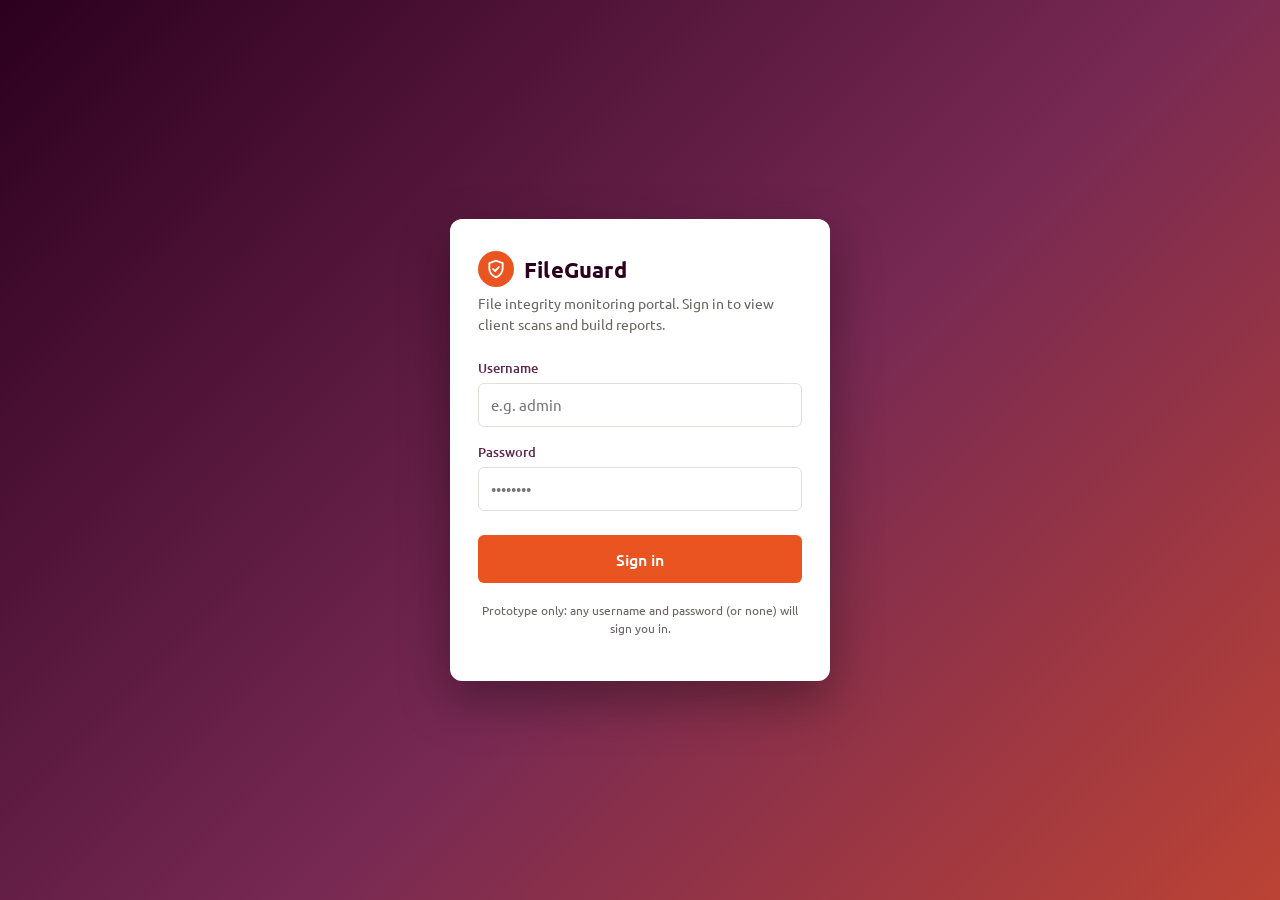
<file: docs/webpage-example/index.html>
<!doctype html>
<html lang="en">
<head>
  <meta charset="utf-8">
  <meta name="viewport" content="width=device-width, initial-scale=1">
  <title>FileGuard Portal - Sign in</title>
  <link rel="preconnect" href="https://fonts.googleapis.com">
  <link href="https://fonts.googleapis.com/css2?family=Ubuntu:wght@400;500;700&family=Ubuntu+Mono&display=swap" rel="stylesheet">
  <link rel="stylesheet" href="styles.css">
</head>
<body class="login-page">
  <!-- PROTOTYPE: the form does not check credentials. Pressing "Sign in" goes straight to home.html. -->
  <form class="login-card" action="home.html" method="get" id="login-form" autocomplete="off">
    <div class="brand">
      <div class="brand-mark" aria-hidden="true">
        <svg width="20" height="20" viewBox="0 0 24 24" fill="none" stroke="currentColor" stroke-width="2.2" stroke-linecap="round" stroke-linejoin="round"><path d="M12 2l8 3v6c0 5-3.5 9-8 11-4.5-2-8-6-8-11V5z"/><path d="M8.5 12l2.5 2.5 4.5-5"/></svg>
      </div>
      <span class="brand-name">FileGuard</span>
    </div>
    <p class="sub">File integrity monitoring portal. Sign in to view client scans and build reports.</p>

    <label class="field">
      <span>Username</span>
      <input type="text" name="username" placeholder="e.g. admin" autocomplete="off">
    </label>
    <label class="field">
      <span>Password</span>
      <input type="password" name="password" placeholder="••••••••" autocomplete="off">
    </label>

    <button class="btn big" type="submit">Sign in</button>
    <p class="proto-note">Prototype only: any username and password (or none) will sign you in.</p>
  </form>

  <script>
    // Do not send the typed values anywhere, not even in the URL. Just open the home page.
    document.getElementById("login-form").addEventListener("submit", function (e) {
      e.preventDefault();
      window.location.href = "home.html";
    });
  </script>
</body>
</html>
</file>
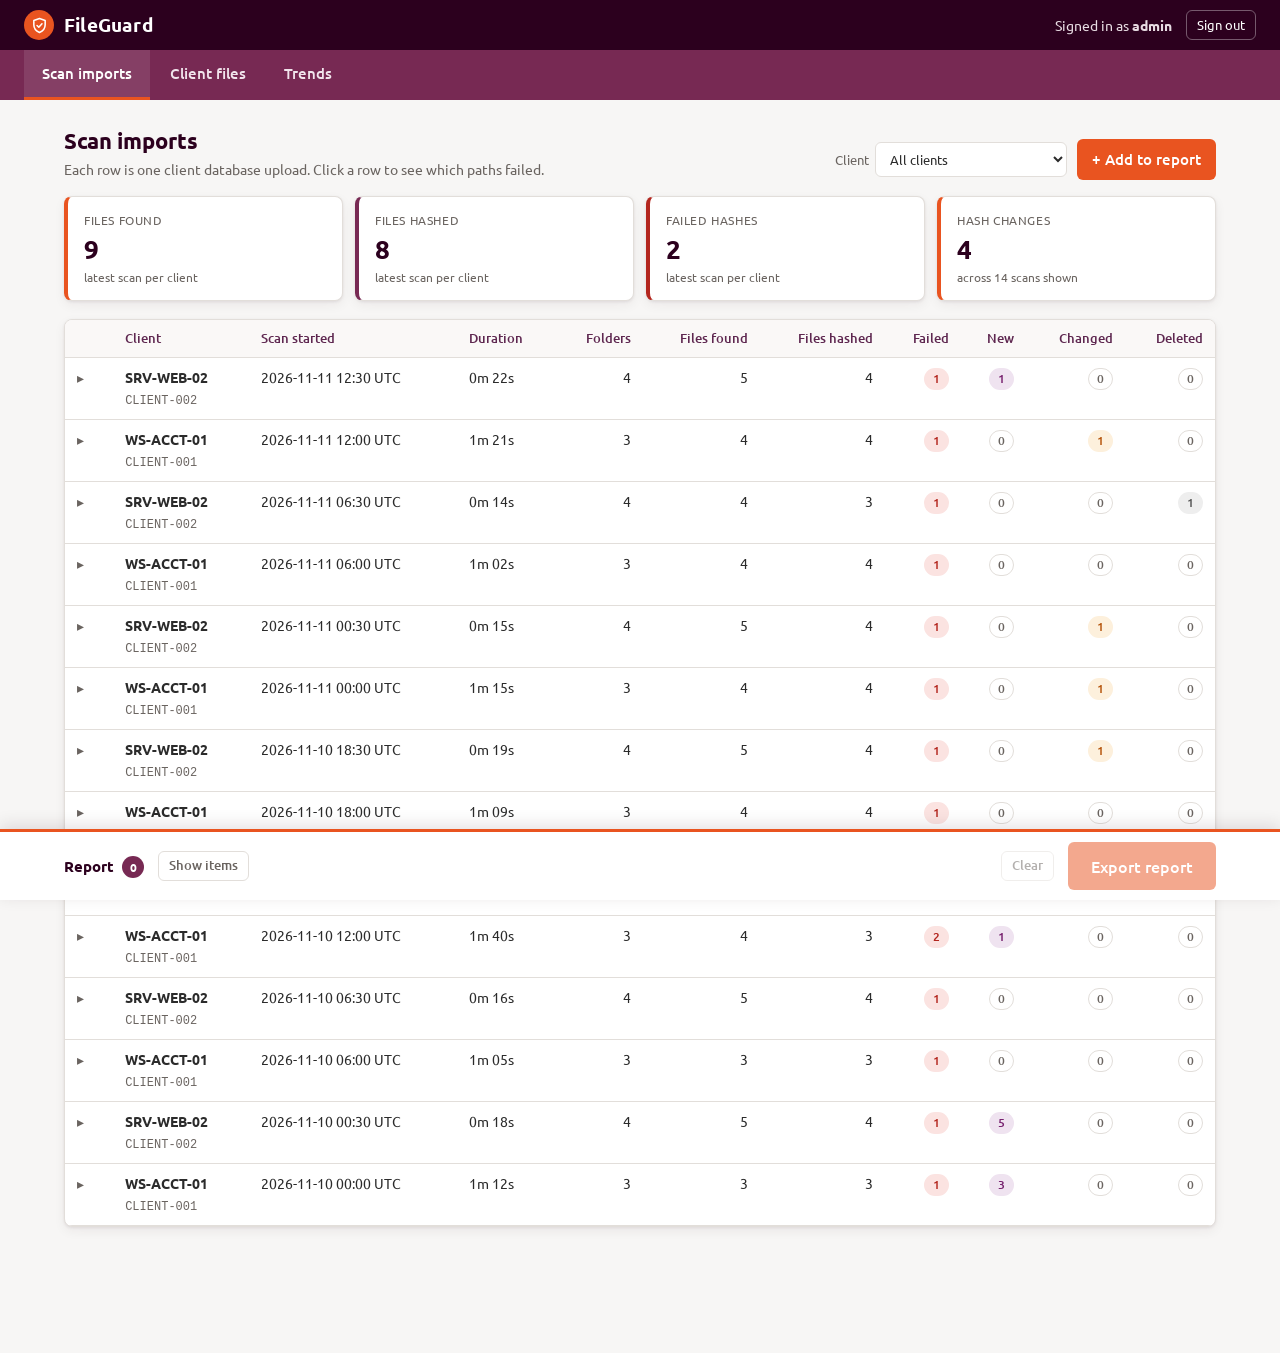
<file: docs/webpage-example/home.html>
<!doctype html>
<html lang="en">
<head>
  <meta charset="utf-8">
  <meta name="viewport" content="width=device-width, initial-scale=1">
  <title>FileGuard Portal</title>
  <link rel="preconnect" href="https://fonts.googleapis.com">
  <link href="https://fonts.googleapis.com/css2?family=Ubuntu:wght@400;500;700&family=Ubuntu+Mono&display=swap" rel="stylesheet">
  <link rel="stylesheet" href="styles.css">
</head>
<body>
  <header class="topbar">
    <div class="brand">
      <div class="brand-mark" aria-hidden="true">
        <svg width="17" height="17" viewBox="0 0 24 24" fill="none" stroke="currentColor" stroke-width="2.2" stroke-linecap="round" stroke-linejoin="round"><path d="M12 2l8 3v6c0 5-3.5 9-8 11-4.5-2-8-6-8-11V5z"/><path d="M8.5 12l2.5 2.5 4.5-5"/></svg>
      </div>
      <span class="brand-name">FileGuard</span>
    </div>
    <div class="user">
      <span>Signed in as <strong>admin</strong></span>
      <a href="index.html">Sign out</a>
    </div>
  </header>

  <nav class="tabs" role="tablist" aria-label="Portal views">
    <button class="tab" role="tab" id="tab-imports" aria-controls="panel-imports" aria-selected="true">Scan imports</button>
    <button class="tab" role="tab" id="tab-tree" aria-controls="panel-tree" aria-selected="false" tabindex="-1">Client files</button>
    <button class="tab" role="tab" id="tab-trends" aria-controls="panel-trends" aria-selected="false" tabindex="-1">Trends</button>
  </nav>

  <main>
    <!-- ===== Tab 1: Scan imports ===== -->
    <section class="panel" id="panel-imports" role="tabpanel" aria-labelledby="tab-imports">
      <div class="panel-head">
        <div>
          <h2>Scan imports</h2>
          <p>Each row is one client database upload. Click a row to see which paths failed.</p>
        </div>
        <div class="controls">
          <label>Client <select id="imports-client"></select></label>
          <button class="btn" id="imports-add">+ Add to report</button>
        </div>
      </div>
      <div class="stats" id="imports-stats"></div>
      <div class="card table-wrap">
        <table id="imports-table">
          <thead>
            <tr>
              <th></th><th>Client</th><th>Scan started</th><th>Duration</th>
              <th class="num">Folders</th><th class="num">Files found</th><th class="num">Files hashed</th>
              <th class="num">Failed</th><th class="num">New</th><th class="num">Changed</th><th class="num">Deleted</th>
            </tr>
          </thead>
          <tbody></tbody>
        </table>
      </div>
    </section>

    <!-- ===== Tab 2: Client files tree ===== -->
    <section class="panel" id="panel-tree" role="tabpanel" aria-labelledby="tab-tree" hidden>
      <div class="panel-head">
        <div>
          <h2>Client files</h2>
          <p>Expand folders on the left. Select a folder or file to see its details.</p>
        </div>
        <div class="controls">
          <label>Client <select id="tree-client"></select></label>
          <button class="btn secondary" id="tree-expand">Expand all</button>
          <button class="btn" id="tree-add">+ Add selection to report</button>
        </div>
      </div>
      <div class="tree-layout">
        <div class="card tree-pane">
          <div class="pane-title">Monitored folders</div>
          <ul class="tree" id="tree" role="tree"></ul>
        </div>
        <div class="card detail-pane">
          <div class="pane-title">Details</div>
          <div class="inner" id="tree-detail"></div>
        </div>
      </div>
    </section>

    <!-- ===== Tab 3: Trends ===== -->
    <section class="panel" id="panel-trends" role="tabpanel" aria-labelledby="tab-trends" hidden>
      <div class="panel-head">
        <div>
          <h2>Trends</h2>
          <p>Pick a measure and a client. Hover a point to see its value.</p>
        </div>
        <div class="controls">
          <label>Measure
            <select id="chart-metric">
              <option value="filesFound">Files found per scan</option>
              <option value="filesHashed">Files hashed per scan</option>
              <option value="failed">Failed hashes per scan</option>
              <option value="changed">Changed hashes per scan</option>
              <option value="newFiles">New files per scan</option>
              <option value="deleted">Deleted files per scan</option>
            </select>
          </label>
          <label>Client <select id="chart-client"></select></label>
          <button class="btn" id="chart-add">+ Add chart to report</button>
        </div>
      </div>
      <div class="card chart-card">
        <div class="chart-legend" id="chart-legend"></div>
        <div id="chart"></div>
      </div>
    </section>
  </main>

  <!-- ===== Report tray, always at the bottom ===== -->
  <aside class="report-tray" aria-label="Report">
    <div class="bar">
      <span class="title">Report <span class="count" id="report-count">0</span></span>
      <button class="btn ghost" id="report-toggle" aria-expanded="false">Show items</button>
      <span class="spacer"></span>
      <button class="btn ghost" id="report-clear">Clear</button>
      <button class="btn big" id="report-export">Export report</button>
    </div>
    <div class="report-list" id="report-list" hidden></div>
  </aside>

  <div class="toast" id="toast" role="status" aria-live="polite"></div>

  <div class="modal-backdrop" id="export-modal" hidden>
    <div class="modal" role="dialog" aria-modal="true" aria-labelledby="export-title">
      <div class="check" aria-hidden="true">
        <svg width="26" height="26" viewBox="0 0 24 24" fill="none" stroke="currentColor" stroke-width="3" stroke-linecap="round" stroke-linejoin="round"><path d="M5 12.5l4.5 4.5L19 7.5"/></svg>
      </div>
      <h3 id="export-title">Report exported!</h3>
      <p id="export-text"></p>
      <button class="btn" id="export-close">OK</button>
    </div>
  </div>

  <script src="data.js"></script>
  <script src="app.js"></script>
</body>
</html>
</file>
<file: docs/webpage-example/styles.css>
/* FileGuard portal prototype: Ubuntu-inspired orange and aubergine palette */
:root {
  --orange: #E95420;
  --orange-dark: #C7451A;
  --orange-soft: #FCE7DE;
  --aubergine: #772953;
  --aubergine-mid: #5E2750;
  --aubergine-dark: #2C001E;
  --purple: #77216F;
  --warm-grey: #AEA79F;
  --bg: #F7F6F5;
  --surface: #FFFFFF;
  --text: #2B2B2B;
  --muted: #6A6460;
  --border: #E2DEDA;
  --ok: #2E7D32;
  --ok-soft: #E3F1E4;
  --warn: #B45309;
  --warn-soft: #FDF0DC;
  --bad: #B3261E;
  --bad-soft: #FBE3E1;
  --radius: 8px;
  --shadow: 0 1px 3px rgba(44, 0, 30, .08), 0 4px 12px rgba(44, 0, 30, .06);
  --font: "Ubuntu", "Segoe UI", system-ui, -apple-system, sans-serif;
  --mono: "Ubuntu Mono", ui-monospace, Consolas, monospace;
}

* { box-sizing: border-box; }
html, body { margin: 0; }
body {
  font-family: var(--font);
  background: var(--bg);
  color: var(--text);
  font-size: 15px;
  line-height: 1.5;
}
button, input, select { font: inherit; }
code, .mono { font-family: var(--mono); }

/* ---------- Buttons ---------- */
.btn {
  display: inline-flex; align-items: center; gap: 6px;
  border: 1px solid transparent; border-radius: 6px;
  padding: 8px 14px; cursor: pointer; font-weight: 500;
  background: var(--orange); color: #fff;
  transition: background .15s, box-shadow .15s;
}
.btn:hover { background: var(--orange-dark); }
.btn:focus-visible, .tab:focus-visible, select:focus-visible, input:focus-visible, .tree-row:focus-visible {
  outline: 3px solid rgba(233, 84, 32, .4); outline-offset: 2px;
}
.btn.secondary { background: var(--surface); color: var(--aubergine); border-color: var(--aubergine); }
.btn.secondary:hover { background: #F6EDF2; }
.btn.ghost { background: transparent; color: var(--muted); border-color: var(--border); padding: 4px 10px; font-size: 13px; }
.btn.ghost:hover { color: var(--bad); border-color: var(--bad); }
.btn.big { padding: 11px 22px; font-size: 16px; }
.btn:disabled { opacity: .5; cursor: not-allowed; }

/* ---------- Login ---------- */
.login-page {
  min-height: 100vh; display: grid; place-items: center; padding: 16px;
  background: linear-gradient(135deg, var(--aubergine-dark) 0%, var(--aubergine) 55%, var(--orange) 130%);
}
.login-card {
  width: 100%; max-width: 380px; background: var(--surface);
  border-radius: 12px; padding: 32px 28px; box-shadow: 0 20px 50px rgba(0, 0, 0, .35);
}
.brand { display: flex; align-items: center; gap: 10px; }
.brand-mark {
  width: 36px; height: 36px; border-radius: 50%; background: var(--orange);
  display: grid; place-items: center; color: #fff; flex: none;
}
.brand-name { font-size: 22px; font-weight: 700; color: var(--aubergine-dark); letter-spacing: .2px; }
.login-card .sub { color: var(--muted); margin: 6px 0 24px; font-size: 14px; }
.field { display: block; margin-bottom: 16px; }
.field span { display: block; font-size: 13px; font-weight: 500; margin-bottom: 4px; color: var(--aubergine-mid); }
.field input {
  width: 100%; padding: 10px 12px; border: 1px solid var(--border); border-radius: 6px; background: #fff;
}
.field input:focus { border-color: var(--orange); }
.login-card .btn { width: 100%; justify-content: center; margin-top: 8px; }
.proto-note { margin-top: 18px; font-size: 12px; color: var(--muted); text-align: center; }

/* ---------- App shell ---------- */
.topbar {
  background: var(--aubergine-dark); color: #fff;
  display: flex; align-items: center; justify-content: space-between; gap: 12px;
  padding: 10px 24px; flex-wrap: wrap;
}
.topbar .brand-name { color: #fff; font-size: 19px; }
.topbar .brand-mark { width: 30px; height: 30px; }
.topbar .user { display: flex; align-items: center; gap: 14px; font-size: 14px; color: #E8DCE3; }
.topbar a { color: #fff; text-decoration: none; border: 1px solid rgba(255,255,255,.35); padding: 4px 10px; border-radius: 6px; font-size: 13px; }
.topbar a:hover { background: rgba(255,255,255,.1); }

.tabs {
  background: var(--aubergine); display: flex; gap: 2px; padding: 0 24px; overflow-x: auto;
}
.tab {
  background: transparent; color: #F1E4EC; border: 0; padding: 12px 18px; cursor: pointer;
  border-bottom: 3px solid transparent; white-space: nowrap; font-weight: 500;
}
.tab:hover { color: #fff; background: rgba(255,255,255,.06); }
.tab[aria-selected="true"] { color: #fff; border-bottom-color: var(--orange); background: rgba(255,255,255,.1); }

main { max-width: 1200px; margin: 0 auto; padding: 24px 24px 140px; }
.panel[hidden] { display: none; }
.panel-head { display: flex; align-items: flex-end; justify-content: space-between; gap: 16px; flex-wrap: wrap; margin-bottom: 16px; }
.panel-head h2 { margin: 0; font-size: 22px; color: var(--aubergine-dark); }
.panel-head p { margin: 2px 0 0; color: var(--muted); font-size: 14px; }
.controls { display: flex; gap: 10px; align-items: center; flex-wrap: wrap; }
.controls label { font-size: 13px; color: var(--muted); display: flex; align-items: center; gap: 6px; }
select {
  padding: 7px 10px; border: 1px solid var(--border); border-radius: 6px; background: #fff; color: var(--text);
}

.card {
  background: var(--surface); border: 1px solid var(--border); border-radius: var(--radius);
  box-shadow: var(--shadow);
}

/* ---------- Stat tiles ---------- */
.stats { display: grid; grid-template-columns: repeat(auto-fit, minmax(170px, 1fr)); gap: 12px; margin-bottom: 18px; }
.stat { padding: 14px 16px; border-left: 4px solid var(--orange); }
.stat .label { font-size: 12px; text-transform: uppercase; letter-spacing: .6px; color: var(--muted); }
.stat .value { font-size: 26px; font-weight: 700; color: var(--aubergine-dark); }
.stat .hint { font-size: 12px; color: var(--muted); }
.stat.alt { border-left-color: var(--aubergine); }
.stat.bad { border-left-color: var(--bad); }

/* ---------- Tables ---------- */
.table-wrap { overflow-x: auto; }
table { width: 100%; border-collapse: collapse; font-size: 14px; }
th, td { text-align: left; padding: 9px 12px; border-bottom: 1px solid var(--border); vertical-align: top; }
th { background: #FAF8F7; color: var(--aubergine-mid); font-weight: 500; font-size: 13px; position: sticky; top: 0; }
td.num, th.num { text-align: right; font-variant-numeric: tabular-nums; }
tbody tr.scan-row { cursor: pointer; }
tbody tr.scan-row:hover { background: #FDF6F3; }
tr.detail-row td { background: #FBF9F8; padding: 10px 16px 14px 40px; }
.caret { display: inline-block; width: 14px; color: var(--muted); transition: transform .15s; }
tr.open .caret { transform: rotate(90deg); }

/* ---------- Badges ---------- */
.badge {
  display: inline-block; padding: 1px 8px; border-radius: 999px; font-size: 12px; font-weight: 500;
  white-space: nowrap; border: 1px solid transparent;
}
.badge.ok { background: var(--ok-soft); color: var(--ok); }
.badge.changed { background: var(--warn-soft); color: var(--warn); }
.badge.error { background: var(--bad-soft); color: var(--bad); }
.badge.deleted { background: #EEE; color: #555; }
.badge.new { background: #EFE3F0; color: var(--purple); }
.badge.zero { color: var(--muted); background: transparent; border-color: var(--border); }

/* ---------- Tree (Group Policy style: tree left, details right) ---------- */
.tree-layout { display: grid; grid-template-columns: minmax(260px, 380px) 1fr; gap: 16px; align-items: start; }
.tree-pane { padding: 8px 0; max-height: 560px; overflow: auto; }
.tree-pane .pane-title, .detail-pane .pane-title {
  font-size: 12px; text-transform: uppercase; letter-spacing: .6px; color: var(--muted); padding: 4px 14px 8px;
}
.tree, .tree ul { list-style: none; margin: 0; padding: 0; }
.tree ul { padding-left: 18px; border-left: 1px dotted var(--warm-grey); margin-left: 21px; }
.tree-row {
  display: flex; align-items: center; gap: 6px; padding: 4px 10px; cursor: pointer; border-radius: 4px;
  margin: 1px 6px; user-select: none; font-size: 14px;
}
.tree-row:hover { background: #FDF0EB; }
.tree-row.selected { background: var(--orange); color: #fff; }
.tree-row.selected .badge { background: rgba(255,255,255,.9); }
.tree-row .twisty { width: 16px; text-align: center; color: var(--muted); font-size: 11px; flex: none; }
.tree-row.selected .twisty { color: #fff; }
.ico { width: 18px; height: 18px; flex: none; }
.tree-row .nm { overflow: hidden; text-overflow: ellipsis; white-space: nowrap; }
.tree-row .badge { margin-left: auto; font-size: 11px; }
li[aria-expanded="false"] > ul { display: none; }
.tree-root-row { font-weight: 700; color: var(--aubergine-dark); }

.detail-pane { padding: 8px 0 16px; min-height: 300px; }
.detail-pane .inner { padding: 0 18px; }
.detail-pane h3 { margin: 4px 0 12px; font-size: 18px; color: var(--aubergine-dark); word-break: break-all; }
dl.props { display: grid; grid-template-columns: 170px 1fr; gap: 6px 14px; margin: 0 0 16px; font-size: 14px; }
dl.props dt { color: var(--muted); }
dl.props dd { margin: 0; word-break: break-all; }
.hash { font-family: var(--mono); font-size: 13px; }
.callout { padding: 10px 14px; border-radius: 6px; font-size: 14px; margin-bottom: 14px; }
.callout.warn { background: var(--warn-soft); color: #7A3A07; }
.callout.bad { background: var(--bad-soft); color: #7D1A14; }
.callout.info { background: #F2EAF0; color: var(--aubergine-mid); }
.empty { color: var(--muted); padding: 30px 0; text-align: center; }

/* ---------- Chart ---------- */
.chart-card { padding: 16px 18px; }
.chart-legend { display: flex; gap: 18px; flex-wrap: wrap; font-size: 13px; margin: 0 0 8px; }
.chart-legend span { display: inline-flex; align-items: center; gap: 6px; }
.chart-legend i { display: inline-block; width: 18px; height: 3px; border-radius: 2px; }
#chart svg { width: 100%; height: auto; display: block; }
.chart-tip {
  position: fixed; pointer-events: none; background: var(--aubergine-dark); color: #fff;
  font-size: 12px; padding: 6px 9px; border-radius: 5px; box-shadow: var(--shadow); z-index: 50;
}

/* ---------- Report tray (bottom of page) ---------- */
.report-tray {
  position: fixed; left: 0; right: 0; bottom: 0; z-index: 20;
  background: var(--surface); border-top: 3px solid var(--orange);
  box-shadow: 0 -4px 16px rgba(44, 0, 30, .12);
}
.report-tray .bar {
  max-width: 1200px; margin: 0 auto; padding: 10px 24px;
  display: flex; align-items: center; gap: 14px; flex-wrap: wrap;
}
.report-tray .title { font-weight: 700; color: var(--aubergine-dark); }
.count {
  display: inline-grid; place-items: center; min-width: 22px; height: 22px; padding: 0 6px;
  background: var(--aubergine); color: #fff; border-radius: 999px; font-size: 12px; margin-left: 4px;
}
.report-tray .spacer { flex: 1; }
.report-list { max-width: 1200px; margin: 0 auto; padding: 0 24px 12px; max-height: 190px; overflow: auto; }
.report-list[hidden] { display: none; }
.report-item {
  display: flex; align-items: center; gap: 10px; padding: 6px 0; border-top: 1px solid var(--border); font-size: 14px;
}
.report-item .kind { font-size: 11px; text-transform: uppercase; letter-spacing: .5px; color: var(--orange-dark); width: 64px; flex: none; }
.report-item .when { color: var(--muted); font-size: 12px; margin-left: auto; white-space: nowrap; }

/* ---------- Toast / modal ---------- */
.toast {
  position: fixed; left: 50%; bottom: 96px; transform: translateX(-50%) translateY(20px);
  background: var(--aubergine-dark); color: #fff; padding: 10px 18px; border-radius: 6px;
  opacity: 0; transition: opacity .2s, transform .2s; z-index: 60; font-size: 14px; pointer-events: none;
}
.toast.show { opacity: 1; transform: translateX(-50%) translateY(0); }

.modal-backdrop {
  position: fixed; inset: 0; background: rgba(44, 0, 30, .55); display: grid; place-items: center; z-index: 70; padding: 16px;
}
.modal-backdrop[hidden] { display: none; }
.modal { background: #fff; border-radius: 12px; padding: 26px 28px; max-width: 420px; width: 100%; text-align: center; box-shadow: 0 20px 50px rgba(0,0,0,.3); }
.modal .check { width: 52px; height: 52px; border-radius: 50%; background: var(--orange); color: #fff; display: grid; place-items: center; margin: 0 auto 12px; }
.modal h3 { margin: 0 0 6px; color: var(--aubergine-dark); }
.modal p { margin: 0 0 18px; color: var(--muted); font-size: 14px; }

/* ---------- Small screens ---------- */
@media (max-width: 820px) {
  .tree-layout { grid-template-columns: 1fr; }
  dl.props { grid-template-columns: 1fr; gap: 0 0; }
  dl.props dd { margin-bottom: 8px; }
  main { padding: 16px 16px 160px; }
  .topbar, .tabs { padding-left: 16px; padding-right: 16px; }
  .report-tray .bar, .report-list { padding-left: 16px; padding-right: 16px; }
}

/* Keep long hashes and tables inside their panes on narrow screens */
.tree-layout > * { min-width: 0; }
.detail-pane .inner { overflow-x: auto; }
td.hash { word-break: break-all; min-width: 180px; }
</file>
